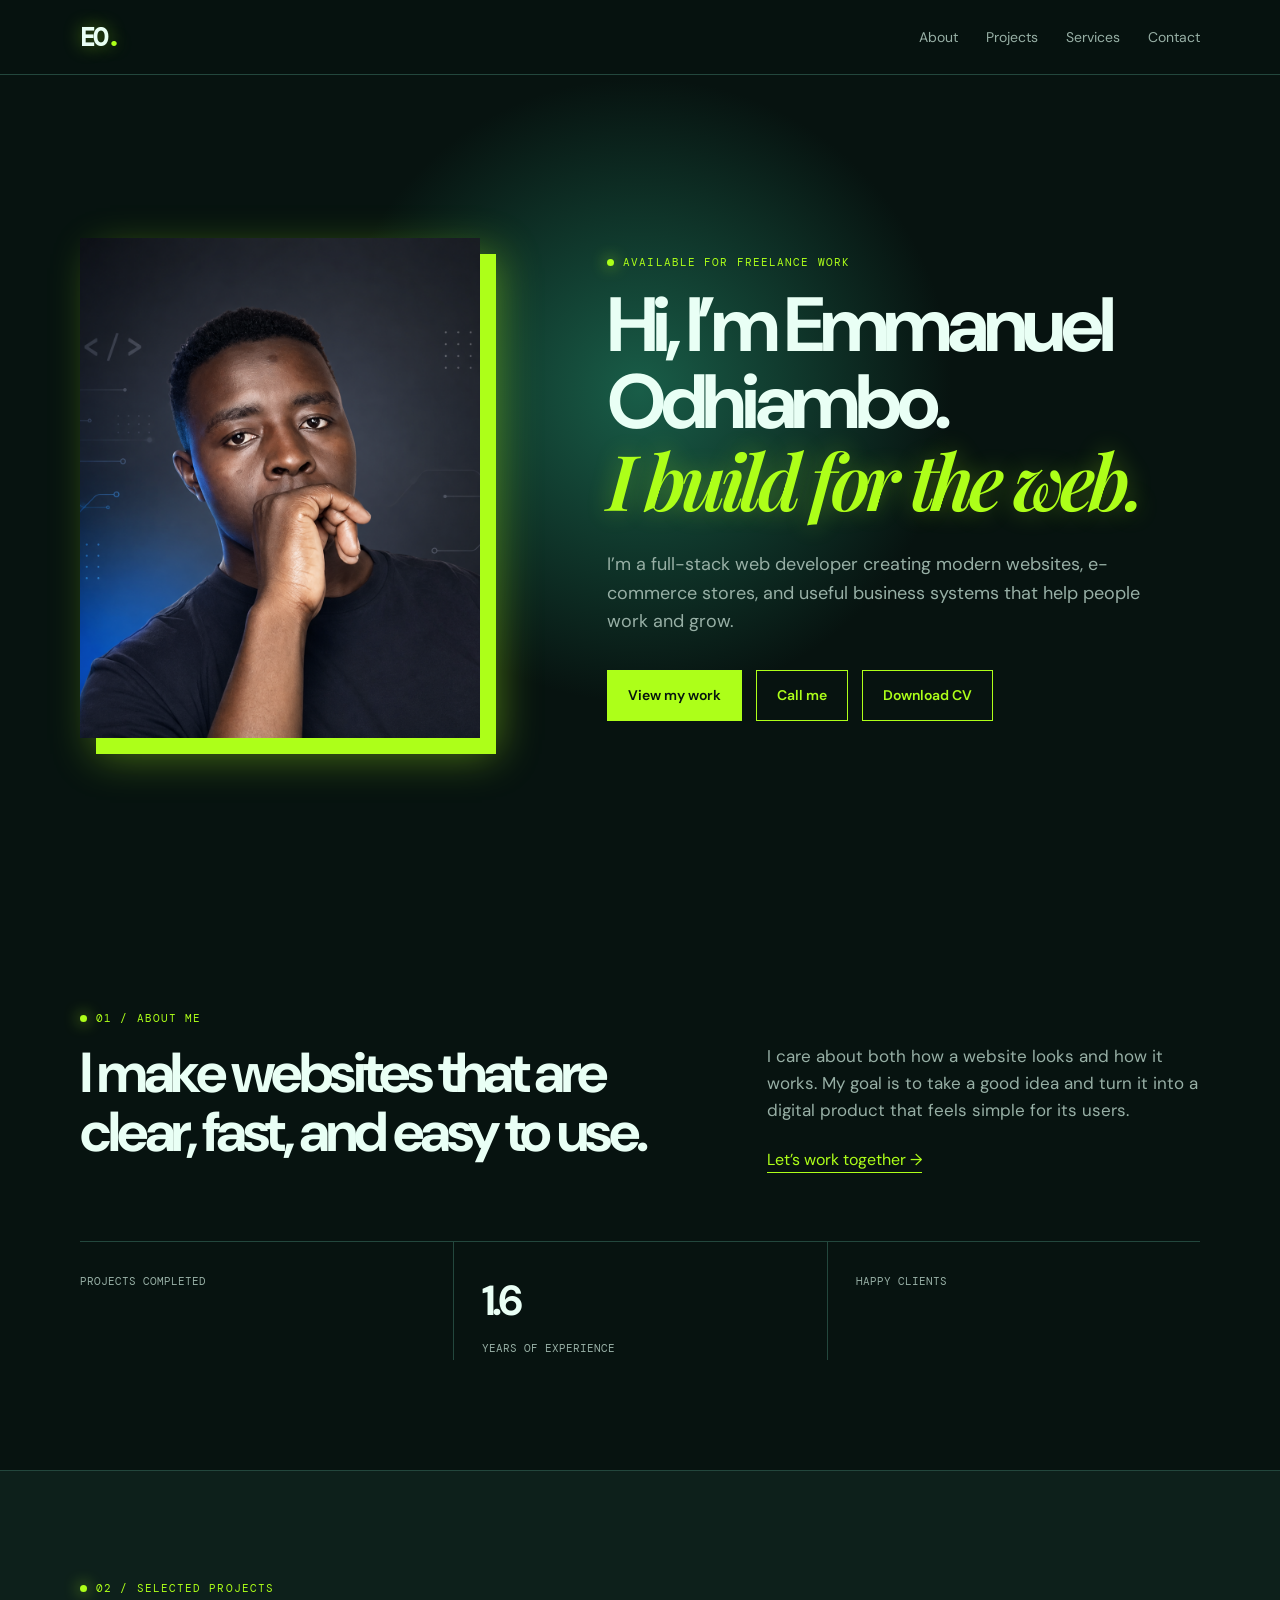
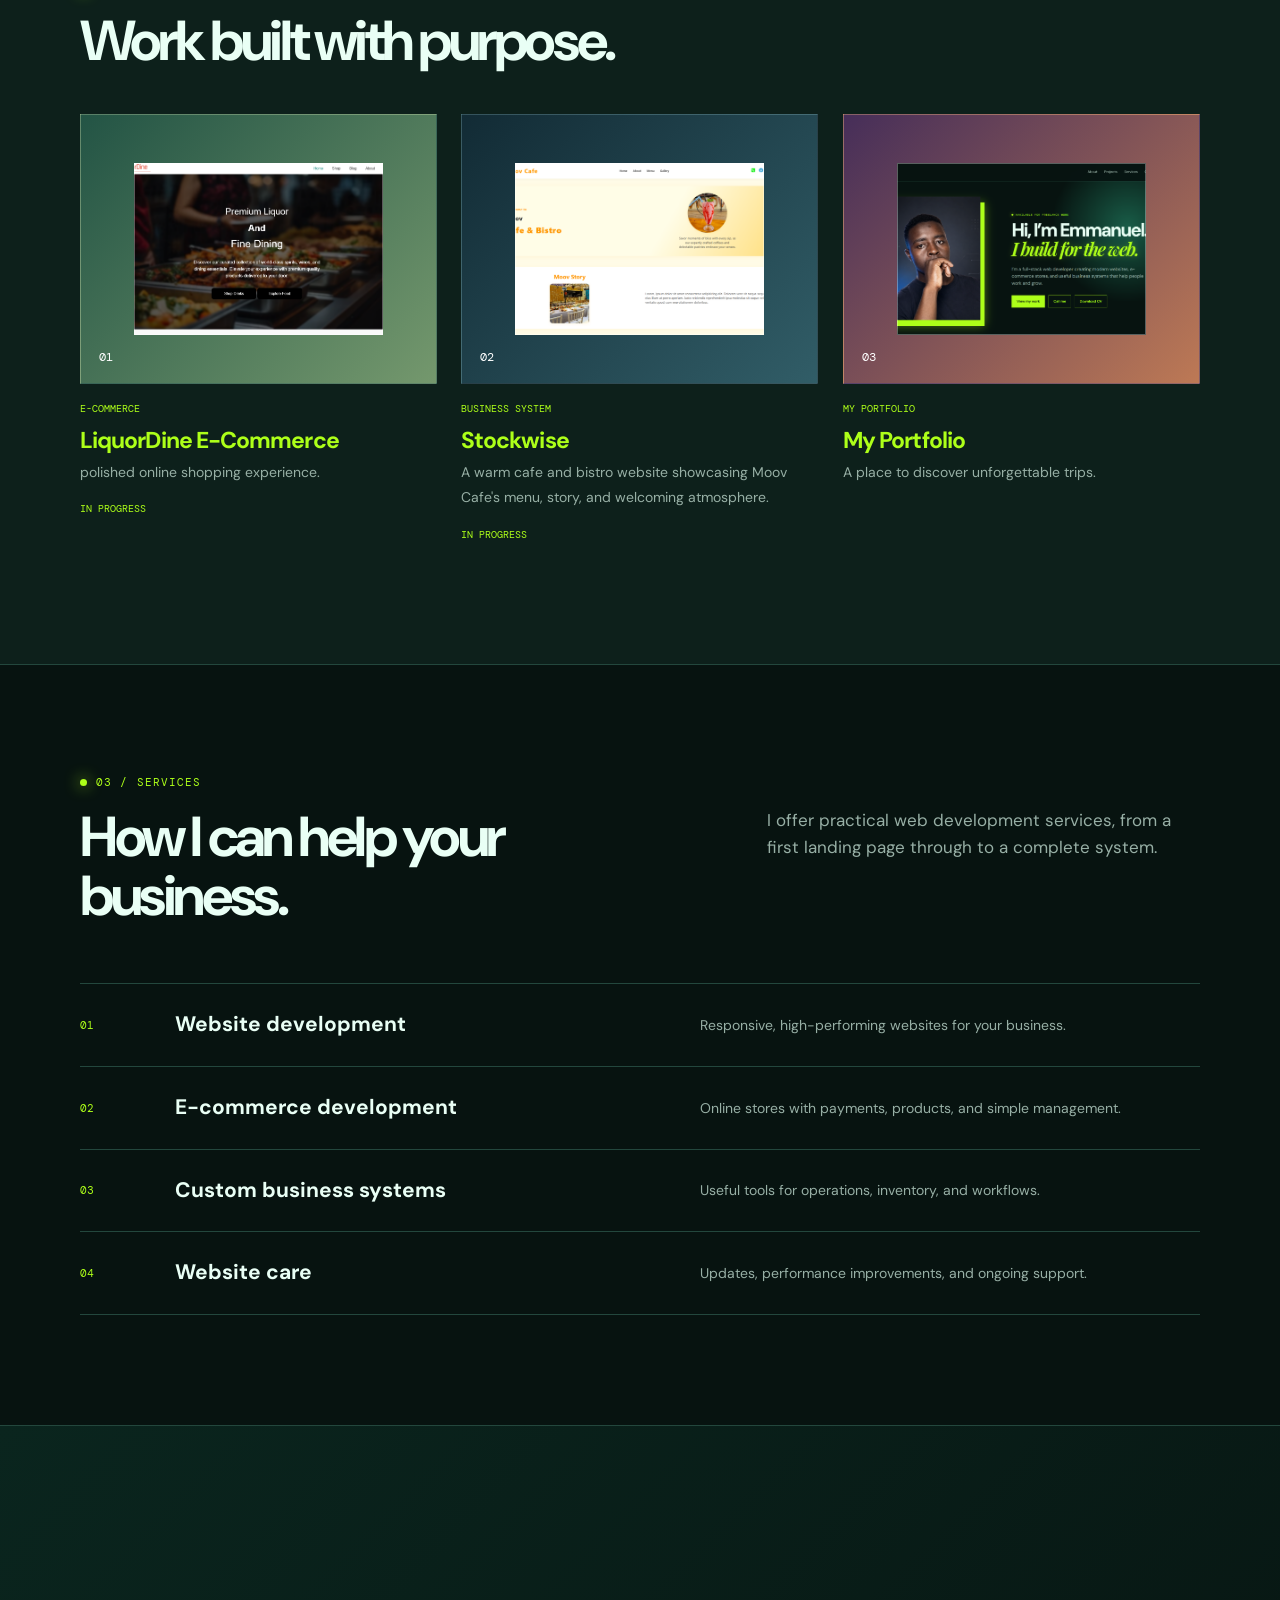
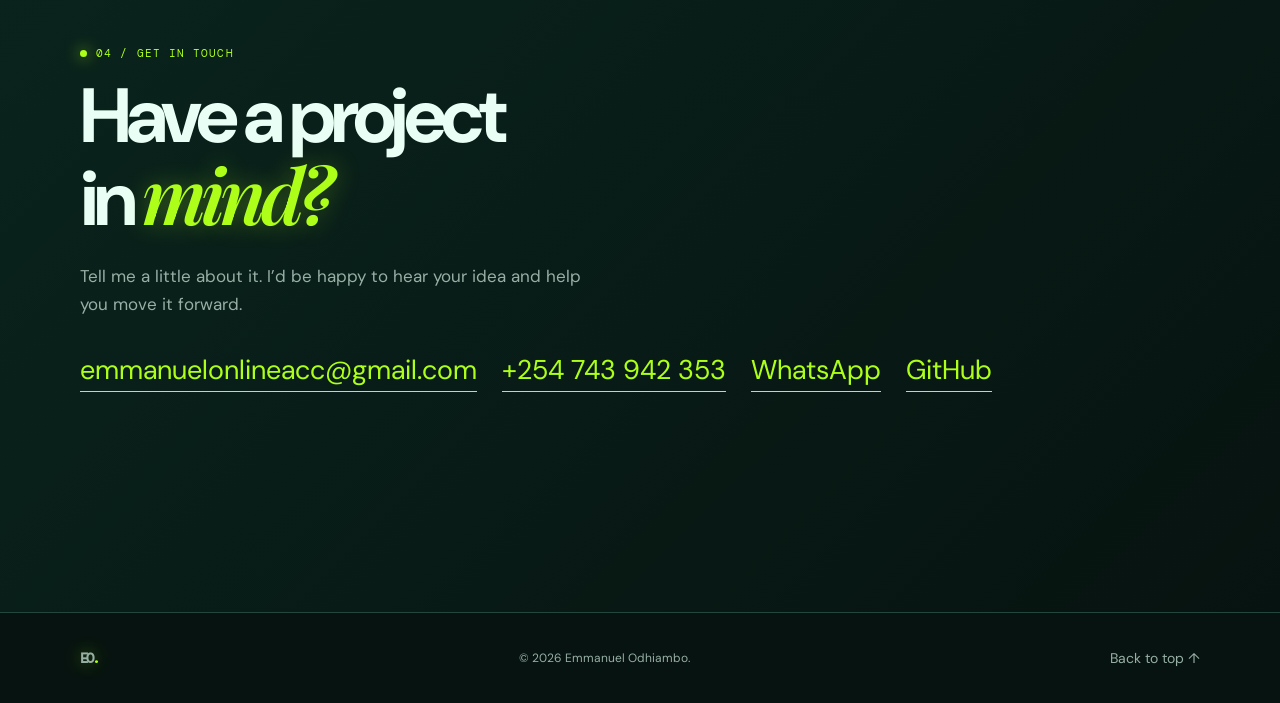
<file: index.html>
<!DOCTYPE html>
<html lang="en">

<head>
  <meta charset="UTF-8" />
  <meta name="viewport" content="width=device-width, initial-scale=1.0" />
  <meta name="description" content="Emmanuel Odhiambo — full-stack web developer." />
  <title>Emmanuel Odhiambo | Web Developer</title>
  <link rel="preconnect" href="https://fonts.googleapis.com" />
  <link rel="preconnect" href="https://fonts.gstatic.com" crossorigin />
  <link
    href="https://fonts.googleapis.com/css2?family=DM+Mono:wght@400;500&family=DM+Sans:wght@400;500;600;700&family=Playfair+Display:ital,wght@0,600;1,600&display=swap"
    rel="stylesheet" />
  <link rel="stylesheet" href="styles.css" />
</head>

<body>
  <div class="page-loader" aria-hidden="true">
    <div class="loader-ring"><span>EO</span></div>
    <p>Loading portfolio</p>
  </div>
  <header class="header">
    <nav class="container nav" aria-label="Main navigation">
      <a class="logo" href="#home">EO<span>.</span></a>
      <button class="menu-button" type="button" aria-label="Open navigation" aria-expanded="false">Menu</button>
      <div class="nav-links">
        <a href="#about">About</a>
        <a href="#projects">Projects</a>
        <a href="#services">Services</a>
        <a href="#contact">Contact</a>
      </div>
    </nav>
  </header>

  <main id="home">
    <section class="hero container">
      <div class="hero-photo tilt-card" data-parallax>
        <a href="assets/images/emmanuel-odhiambo.png" target="_blank" rel="noopener">
          <img src="assets/images/emmanuel-odhiambo.png" alt="Emmanuel Odhiambo" />
        </a>
      </div>
      <div class="hero-content reveal">
        <p class="eyebrow">Available for freelance work</p>
        <h1>Hi, I’m Emmanuel Odhiambo.<br /><em>I build for the web.</em></h1>
        <p class="intro">I’m a full-stack web developer creating modern websites, e-commerce stores, and useful business
          systems that help people work and grow.</p>
        <div class="hero-actions">
          <a class="button primary" href="#projects">View my work</a>
          <a class="button secondary" href="tel:+254743942353">Call me</a>
          <a class="button secondary" href="outputs/emmanuel-odhiambo-cv.pdf" download>Download CV</a>
        </div>
      </div>
    </section>

    <section class="about section container reveal" id="about">
      <p class="eyebrow">01 / About me</p>
      <div class="two-columns">
        <h2>I make websites that are clear, fast, and easy to use.</h2>
        <div>
          <p>I care about both how a website looks and how it works. My goal is to take a good idea and turn it into a
            digital product that feels simple for its users.</p><a class="inline-link" href="#contact">Let’s work
            together →</a>
        </div>
      </div>
      <div class="stats">
        <div><strong></strong><span>Projects completed</span></div>
        <div><strong>1.6</strong><span>Years of experience</span></div>
        <div><strong></strong><span>Happy clients</span></div>
      </div>
    </section>

    <section class="projects section reveal" id="projects">
      <div class="container">
        <p class="eyebrow">02 / Selected projects</p>
        <h2>Work built with purpose.</h2>
        <div class="project-grid">
          <article class="project-card tilt-card">
            <div class="project-image commerce"><a href="https://emmanuelonlineacc.github.io/LiquorDine-E-COmerce-web/" target="_blank" rel="noopener"><img src="assets/images/liquordine.png" alt="LiquorDine e-commerce website preview"></a>
              <span>01</span></div>
            <p>E-commerce</p>
            <h3><a href="https://emmanuelonlineacc.github.io/LiquorDine-E-COmerce-web/" target="_blank" rel="noopener" class="project-link">LiquorDine E-Commerce</a></h3><span>polished online shopping experience.  <p>In progress </p></span>
          </article>
          <article class="project-card tilt-card">
            <div class="project-image hotel"><a href="https://emmanuelonlineacc.github.io/Moov-Cafe/" target="_blank" rel="noopener"><img src="assets/images/Screenshot 2026-08-04 143810.png" alt="Moov Cafe and Bistro website preview"></a> <span>02</span></div>
            <p>Business system</p>
            <h3><a href="https://emmanuelonlineacc.github.io/Moov-Cafe/" target="_blank" rel="noopener" class="project-link">Stockwise</a></h3><span>A warm cafe and bistro website showcasing Moov Cafe's menu, story, and welcoming atmosphere.<p>In progress </p></span>
          </article>
          <article class="project-card tilt-card">
            <div class="project-image portfolio"><a href="https://emmanuelonlineacc.github.io/portfolio/" target="_blank" rel="noopener"><img src="assets/images/Screenshot 2026-08-21 104327.png" alt="Emmanuel Odhiambo portfolio website preview"></a> <span>03</span></div>
            <p>My portfolio</p>
            <h3><a href="https://emmanuelonlineacc.github.io/portfolio/" target="_blank" rel="noopener" class="project-link">My Portfolio</a></h3><span>A place to discover unforgettable trips.</span>
          </article>
        </div>
      </div>
    </section>

    <section class="services section container reveal" id="services">
      <p class="eyebrow">03 / Services</p>
      <div class="two-columns">
        <h2>How I can help your business.</h2>
        <p>I offer practical web development services, from a first landing page through to a complete system.</p>
      </div>
      <div class="service-list">
        <div><span>01</span>
          <h3>Website development</h3>
          <p>Responsive, high-performing websites for your business.</p>
        </div>
        <div><span>02</span>
          <h3>E-commerce development</h3>
          <p>Online stores with payments, products, and simple management.</p>
        </div>
        <div><span>03</span>
          <h3>Custom business systems</h3>
          <p>Useful tools for operations, inventory, and workflows.</p>
        </div>
        <div><span>04</span>
          <h3>Website care</h3>
          <p>Updates, performance improvements, and ongoing support.</p>
        </div>
      </div>
    </section>

    <section class="contact section reveal" id="contact">
      <div class="container contact-content">
        <p class="eyebrow">04 / Get in touch</p>
        <h2>Have a project<br />in <em>mind?</em></h2>
        <p>Tell me a little about it. I’d be happy to hear your idea and help you move it forward.</p>
        <div class="contact-links">
          <a href="mailto:emmanuelonlineacc@gmail.com">emmanuelonlineacc@gmail.com</a>
          <a href="tel:+254743942353">+254 743 942 353</a>
          <a href="https://wa.me/254743942353" target="_blank" rel="noopener">WhatsApp</a>
          <a href="https://github.com/emmanuelonlineacc" target="_blank" rel="noopener">GitHub</a>
        </div>
      </div>
    </section>
  </main>

  <footer class="container footer"><a class="logo" href="#home">EO<span>.</span></a>
    <p>© <span id="year"></span> Emmanuel Odhiambo.</p><a href="#home">Back to top ↑</a>
  </footer>
  <script src="script.js"></script>
</body>

</html>
</file>
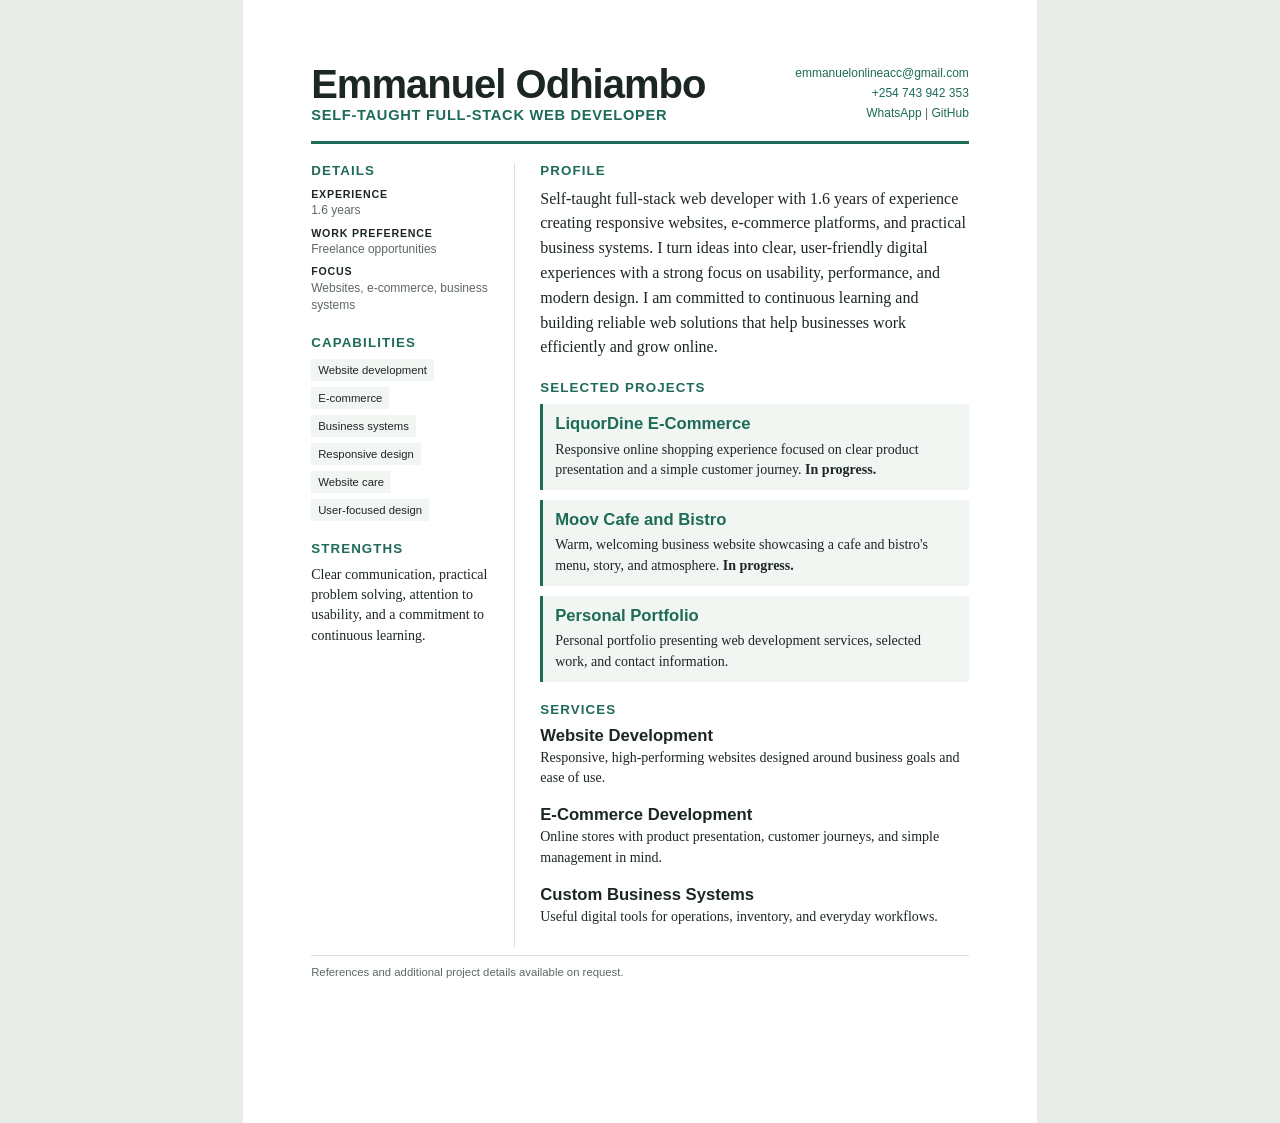
<file: cv.html>
<!DOCTYPE html>
<html lang="en">
<head>
  <meta charset="UTF-8" />
  <meta name="viewport" content="width=device-width, initial-scale=1.0" />
  <title>Emmanuel Odhiambo - CV</title>
  <style>
    @page { size: A4; margin: 0; }
    :root {
      --ink: #1c2724;
      --muted: #5d6965;
      --accent: #1d6b58;
      --line: #d8dfdc;
      --paper: #ffffff;
      --soft: #f2f6f3;
    }
    * { box-sizing: border-box; }
    body {
      margin: 0;
      background: #e7ece9;
      color: var(--ink);
      font-family: Georgia, "Times New Roman", serif;
      font-size: 10.5pt;
      line-height: 1.45;
    }
    .page {
      width: 210mm;
      min-height: 297mm;
      margin: 0 auto;
      padding: 17mm 18mm 15mm;
      background: var(--paper);
    }
    header {
      display: flex;
      justify-content: space-between;
      gap: 24px;
      padding-bottom: 17px;
      border-bottom: 3px solid var(--accent);
    }
    h1, h2, h3, p { margin-top: 0; }
    h1 {
      margin-bottom: 3px;
      font-family: Arial, sans-serif;
      font-size: 30pt;
      letter-spacing: -1px;
      line-height: 1;
    }
    .role {
      margin: 0;
      color: var(--accent);
      font: 700 11pt Arial, sans-serif;
      letter-spacing: .7px;
      text-transform: uppercase;
    }
    .contact {
      align-self: end;
      color: var(--muted);
      font: 9pt Arial, sans-serif;
      line-height: 1.65;
      text-align: right;
    }
    a { color: inherit; text-decoration: none; }
    .contact a, .project a { color: var(--accent); }
    main { display: grid; grid-template-columns: 1fr 2.1fr; gap: 25px; padding-top: 19px; }
    aside { padding-right: 18px; border-right: 1px solid var(--line); }
    section { margin-bottom: 20px; }
    h2 {
      margin-bottom: 9px;
      color: var(--accent);
      font: 700 10pt Arial, sans-serif;
      letter-spacing: 1.1px;
      text-transform: uppercase;
    }
    h3 {
      margin-bottom: 2px;
      font: 700 12.5pt Arial, sans-serif;
    }
    p { margin-bottom: 8px; }
    .profile { font-size: 12pt; line-height: 1.55; }
    .facts { margin: 0; padding: 0; list-style: none; color: var(--muted); font-family: Arial, sans-serif; font-size: 9pt; }
    .facts li { margin-bottom: 6px; }
    .facts strong { display: block; color: var(--ink); font-size: 8pt; letter-spacing: .8px; text-transform: uppercase; }
    .capabilities { display: flex; flex-wrap: wrap; gap: 6px; }
    .capabilities span { padding: 5px 7px; background: var(--soft); color: var(--ink); font: 8.5pt Arial, sans-serif; }
    .entry { margin-bottom: 17px; }
    .entry-meta { margin-bottom: 5px; color: var(--muted); font: 9pt Arial, sans-serif; }
    .entry ul { margin: 6px 0 0 17px; padding: 0; }
    .entry li { margin-bottom: 4px; }
    .project { padding: 10px 12px; margin-bottom: 10px; background: var(--soft); border-left: 3px solid var(--accent); }
    .project h3 { display: inline; }
    .project p { margin: 4px 0 0; }
    footer { margin-top: 8px; padding-top: 10px; border-top: 1px solid var(--line); color: var(--muted); font: 8.5pt Arial, sans-serif; }
    @media print {
      body { background: white; }
      .page { margin: 0; }
      a { color: inherit; }
    }
  </style>
</head>
<body>
  <div class="page">
    <header>
      <div>
        <h1>Emmanuel Odhiambo</h1>
        <p class="role">Self-Taught Full-Stack Web Developer</p>
      </div>
      <div class="contact">
        <a href="mailto:emmanuelonlineacc@gmail.com">emmanuelonlineacc@gmail.com</a><br />
        <a href="tel:+254743942353">+254 743 942 353</a><br />
        <a href="https://wa.me/254743942353">WhatsApp</a> | <a href="https://github.com/">GitHub</a>
      </div>
    </header>

    <main>
      <aside>
        <section>
          <h2>Details</h2>
          <ul class="facts">
            <li><strong>Experience</strong>1.6 years</li>
            <li><strong>Work preference</strong>Freelance opportunities</li>
            <li><strong>Focus</strong>Websites, e-commerce, business systems</li>
          </ul>
        </section>
        <section>
          <h2>Capabilities</h2>
          <div class="capabilities">
            <span>Website development</span>
            <span>E-commerce</span>
            <span>Business systems</span>
            <span>Responsive design</span>
            <span>Website care</span>
            <span>User-focused design</span>
          </div>
        </section>
        <section>
          <h2>Strengths</h2>
          <p>Clear communication, practical problem solving, attention to usability, and a commitment to continuous learning.</p>
        </section>
      </aside>

      <div>
        <section>
          <h2>Profile</h2>
          <p class="profile">Self-taught full-stack web developer with 1.6 years of experience creating responsive websites, e-commerce platforms, and practical business systems. I turn ideas into clear, user-friendly digital experiences with a strong focus on usability, performance, and modern design. I am committed to continuous learning and building reliable web solutions that help businesses work efficiently and grow online.</p>
        </section>

        <section>
          <h2>Selected Projects</h2>
          <article class="project">
            <h3><a href="https://emmanuelonlineacc.github.io/LiquorDine-E-COmerce-web/">LiquorDine E-Commerce</a></h3>
            <p>Responsive online shopping experience focused on clear product presentation and a simple customer journey. <strong>In progress.</strong></p>
          </article>
          <article class="project">
            <h3><a href="https://emmanuelonlineacc.github.io/Moov-Cafe/">Moov Cafe and Bistro</a></h3>
            <p>Warm, welcoming business website showcasing a cafe and bistro's menu, story, and atmosphere. <strong>In progress.</strong></p>
          </article>
          <article class="project">
            <h3><a href="https://emmanuelonlineacc.github.io/portfolio/">Personal Portfolio</a></h3>
            <p>Personal portfolio presenting web development services, selected work, and contact information.</p>
          </article>
        </section>

        <section>
          <h2>Services</h2>
          <div class="entry">
            <h3>Website Development</h3>
            <p>Responsive, high-performing websites designed around business goals and ease of use.</p>
          </div>
          <div class="entry">
            <h3>E-Commerce Development</h3>
            <p>Online stores with product presentation, customer journeys, and simple management in mind.</p>
          </div>
          <div class="entry">
            <h3>Custom Business Systems</h3>
            <p>Useful digital tools for operations, inventory, and everyday workflows.</p>
          </div>
        </section>
      </div>
    </main>
    <footer>References and additional project details available on request.</footer>
  </div>
</body>
</html>
</file>
<file: styles.css>
:root {
    --background: #071310;
    --surface: #0d201b;
    --text: #e9fff5;
    --muted: #97afa5;
    --line: #23473d;
    --accent: #adff19;
    --accent-dark: #06140e;
    --width: 1120px
}

* {
    box-sizing: border-box
}

html {
    scroll-behavior: smooth
}

body {
    margin: 0;
    background: radial-gradient(650px circle at var(--glow-x, 50%) var(--glow-y, 10%), #195d48 0%, transparent 48%), var(--background);
    color: var(--text);
    font-family: "DM Sans", sans-serif;
    line-height: 1.6;
    overflow-x: hidden
}

.container {
    width: min(var(--width), calc(100% - 40px));
    margin: 0 auto
}

.header {
    position: sticky;
    top: 0;
    z-index: 10;
    background: #071310e8;
    border-bottom: 1px solid var(--line);
    backdrop-filter: blur(12px)
}

.nav {
    min-height: 74px;
    display: flex;
    align-items: center;
    justify-content: space-between
}

.logo {
    color: var(--text);
    font: 700 25px "DM Mono", monospace;
    text-decoration: none;
    letter-spacing: -2px;
    text-shadow: 0 0 18px #adff1970
}

.logo span {
    color: var(--accent)
}

.nav-links {
    display: flex;
    gap: 28px
}

.nav-links a,
.footer a {
    color: var(--muted);
    font-size: 14px;
    text-decoration: none;
    transition: color .25s, text-shadow .25s
}

.nav-links a:hover,
.footer a:hover {
    color: var(--accent);
    text-shadow: 0 0 16px #adff1980
}

.menu-button {
    display: none;
    background: none;
    border: 1px solid var(--line);
    color: var(--text);
    padding: 8px 12px
}

.hero {
    min-height: calc(100vh - 74px);
    display: grid;
    grid-template-columns: .86fr 1.14fr;
    align-items: center;
    gap: 80px;
    padding: 70px 0
}

.hero-photo {
    max-width: 400px;
    position: relative;
    transform: perspective(900px) rotateX(var(--tilt-x, 0deg)) rotateY(var(--tilt-y, 0deg));
    transition: transform .2s ease
}

.hero-photo:before {
    content: "";
    position: absolute;
    inset: 16px -16px -16px 16px;
    background: var(--accent);
    z-index: -1;
    box-shadow: 0 0 40px #adff1970
}

.hero-photo img {
    display: block;
    width: 100%;
    aspect-ratio: 4/5;
    object-fit: cover;
    object-position: 50% 35%;
    filter: saturate(.9);
    animation: photoFloat 5s ease-in-out infinite
}

.eyebrow {
    color: var(--accent);
    font: 11px "DM Mono", monospace;
    letter-spacing: .1em;
    text-transform: uppercase;
    margin: 0 0 18px
}

.eyebrow:before {
    content: "";
    display: inline-block;
    width: 7px;
    height: 7px;
    border-radius: 50%;
    background: var(--accent);
    margin-right: 9px;
    box-shadow: 0 0 15px var(--accent);
    animation: pulse 1.8s infinite
}

.hero h1,
.section h2,
.contact h2 {
    font-size: clamp(2.8rem, 6vw, 5.6rem);
    letter-spacing: -.07em;
    line-height: 1;
    margin: 0 0 26px
}

.hero h1 em,
.contact h2 em {
    font-family: "Playfair Display", serif;
    color: var(--accent);
    font-weight: 600;
    text-shadow: 0 0 25px #adff1950
}

.intro {
    max-width: 550px;
    color: var(--muted);
    font-size: 18px;
    margin: 0
}

.hero-actions {
    display: flex;
    flex-wrap: wrap;
    gap: 14px;
    margin-top: 34px
}

.button {
    padding: 13px 20px;
    font-size: 14px;
    font-weight: 600;
    text-decoration: none;
    border: 1px solid var(--accent);
    transition: transform .2s, box-shadow .2s
}

.primary {
    background: var(--accent);
    color: var(--accent-dark)
}

.secondary {
    color: var(--accent)
}

.button:hover {
    transform: translateY(-4px);
    box-shadow: 0 12px 26px #0008, 0 0 24px #adff1970
}

.section {
    padding: 110px 0
}

.two-columns {
    display: grid;
    grid-template-columns: 1.15fr .85fr;
    gap: 100px;
    align-items: start
}

.two-columns h2 {
    font-size: clamp(2.3rem, 4.4vw, 4.2rem);
    letter-spacing: -.06em;
    line-height: 1.05;
    margin: 0
}

.two-columns p {
    color: var(--muted);
    font-size: 17px;
    margin: 0
}

.inline-link {
    display: inline-block;
    color: var(--accent);
    text-decoration: none;
    margin-top: 22px;
    border-bottom: 1px solid var(--accent);
    transition: letter-spacing .25s
}

.inline-link:hover {
    letter-spacing: .04em
}

.stats {
    display: grid;
    grid-template-columns: repeat(3, 1fr);
    margin-top: 68px;
    border-top: 1px solid var(--line)
}

.stats div {
    padding: 25px 20px 0 0
}

.stats div+div {
    border-left: 1px solid var(--line);
    padding-left: 28px
}

.stats strong {
    display: block;
    font-size: 42px;
    letter-spacing: -.07em
}

.stats span {
    color: var(--muted);
    font: 11px "DM Mono", monospace;
    text-transform: uppercase
}

.projects {
    background: var(--surface);
    border-block: 1px solid var(--line)
}

.projects h2 {
    font-size: clamp(2.3rem, 4.4vw, 4.2rem);
    letter-spacing: -.06em;
    line-height: 1;
    margin: 0 0 45px
}

.project-grid {
    display: grid;
    grid-template-columns: repeat(3, 1fr);
    gap: 24px
}

.project-card {
    padding-bottom: 6px;
    transform: perspective(900px) rotateX(var(--tilt-x, 0deg)) rotateY(var(--tilt-y, 0deg));
    transition: transform .2s
}

.project-card:hover {
    transform: perspective(900px) translateY(-8px) rotateX(var(--tilt-x, 0deg)) rotateY(var(--tilt-y, 0deg))
}

.project-card p {
    color: var(--accent);
    font: 10px "DM Mono", monospace;
    text-transform: uppercase;
    margin: 18px 0 7px
}

.project-card h3 {
    font-size: 23px;
    letter-spacing: -.04em;
    margin: 0
}

.project-card>span {
    color: var(--muted);
    font-size: 14px
}

.project-image {
    height: 270px;
    position: relative;
    padding: 18px;
    display: flex;
    align-items: end;
    border: 1px solid #ffffff18;
    color: #fff;
    font: 12px "DM Mono", monospace;
    overflow: hidden;
    transition: box-shadow .25s
}

.project-image img {
    position: absolute;
    inset: 18% 15%;
    width: 70%;
    height: 64%;
    object-fit: cover;
    z-index: 1;
    transition: transform .5s;
}

.project-card:hover .project-image {
    box-shadow: 0 20px 36px #0008, 0 0 25px #adff1930
}

.project-link {
    color: var(--accent);
    text-decoration: none;
    transition: text-shadow .2s
}

.project-link:hover {
    text-shadow: 0 0 20px #adff1990
}
.commerce {
    background: linear-gradient(135deg, #235445, #74986d)
}

.hotel {
    background: linear-gradient(135deg, #122b35, #315d67)
}

.portfolio {
    background: linear-gradient(135deg, #462e59, #bd7955)
}

.project-image:after {
    content: "";
    position: absolute;
    inset: 18% 15%;
    border: 1px solid #ffffff54;
    transition: transform .5s;
    z-index: 2
}

.project-image > span {
    position: relative;
    z-index: 3;
}

.project-card:hover .project-image:after {
    transform: scale(1.16) rotate(3deg)
}

.project-card:hover .project-image img {
    transform: scale(1.16) rotate(3deg)
}

.project-card:hover .project-image img {
    transform: scale(1.16) rotate(3deg)
}

.service-list {
    border-top: 1px solid var(--line);
    margin-top: 58px
}

.service-list div {
    display: grid;
    grid-template-columns: 70px 1fr 1fr;
    gap: 25px;
    align-items: center;
    padding: 24px 0;
    border-bottom: 1px solid var(--line);
    transition: background .25s, padding .25s
}

.service-list div:hover {
    background: #123529;
    padding-left: 15px
}

.service-list span {
    font: 11px "DM Mono", monospace;
    color: var(--accent)
}

.service-list h3 {
    font-size: 21px;
    margin: 0
}

.service-list p {
    color: var(--muted);
    margin: 0;
    font-size: 14px
}

.contact {
    background: linear-gradient(135deg, #0a251e, #071310);
    border-block: 1px solid var(--line)
}

.contact-content {
    padding: 110px 0
}

.contact-content>p:not(.eyebrow) {
    color: var(--muted);
    max-width: 520px;
    font-size: 17px
}

.contact-links {
    display: flex;
    flex-wrap: wrap;
    gap: 25px;
    margin-top: 30px
}

.contact-links a {
    color: var(--accent);
    font-size: clamp(1.1rem, 2.2vw, 1.7rem);
    text-decoration: none;
    border-bottom: 1px solid var(--accent);
    transition: text-shadow .2s
}

.contact-links a:hover {
    text-shadow: 0 0 20px #adff1990
}

.footer {
    min-height: 90px;
    display: flex;
    align-items: center;
    justify-content: space-between;
    gap: 20px
}

.footer p {
    color: var(--muted);
    font-size: 12px;
    margin: 0
}

.reveal {
    opacity: 0;
    transform: translateY(30px);
    filter: blur(7px);
    transition: opacity .7s ease, transform .7s ease, filter .7s ease
}

.reveal.visible {
    opacity: 1;
    transform: none;
    filter: none
}

.page-loader {
    position: fixed;
    inset: 0;
    z-index: 100;
    display: grid;
    place-content: center;
    gap: 18px;
    background: #071310;
    color: var(--accent);
    transition: opacity .55s, visibility .55s
}

.loader-ring {
    width: 70px;
    height: 70px;
    border: 2px solid #adff1930;
    border-top-color: var(--accent);
    border-right-color: var(--accent);
    border-radius: 50%;
    display: grid;
    place-items: center;
    animation: spin .9s linear infinite
}

.loader-ring span {
    font: 15px "DM Mono", monospace;
    animation: counterSpin .9s linear infinite
}

.page-loader p {
    margin: 0;
    font: 10px "DM Mono", monospace;
    text-transform: uppercase;
    letter-spacing: .16em
}

body.loaded .page-loader {
    opacity: 0;
    visibility: hidden
}

@keyframes spin {
    to {
        transform: rotate(360deg)
    }
}

@keyframes counterSpin {
    to {
        transform: rotate(-360deg)
    }
}

@keyframes photoFloat {
    50% {
        transform: translateY(-8px)
    }
}

@keyframes pulse {
    50% {
        box-shadow: 0 0 4px var(--accent)
    }
}

@media(max-width:720px) {
    .nav-links {
        display: none;
        position: absolute;
        top: 74px;
        left: 0;
        right: 0;
        background: var(--surface);
        padding: 18px 20px;
        flex-direction: column;
        border-bottom: 1px solid var(--line)
    }

    .nav-links.open {
        display: flex
    }

    .menu-button {
        display: block
    }

    .hero {
        grid-template-columns: 1fr;
        gap: 45px;
        padding: 45px 0 75px
    }

    .hero-photo {
        max-width: 330px
    }

    .two-columns,
    .project-grid {
        grid-template-columns: 1fr;
        gap: 28px
    }

    .section,
    .contact-content {
        padding: 80px 0
    }

    .stats {
        grid-template-columns: 1fr;
        gap: 15px;
        margin-top: 45px
    }

    .stats div+div {
        border-left: 0;
        padding-left: 0
    }

    .service-list div {
        grid-template-columns: 40px 1fr;
        gap: 12px
    }

    .service-list p {
        grid-column: 2
    }

    .project-image {
        height: 220px
    }

    .footer {
        padding: 22px 0;
        flex-wrap: wrap
    }

    .footer p {
        order: 3;
        width: 100%
    }
}
</file>
